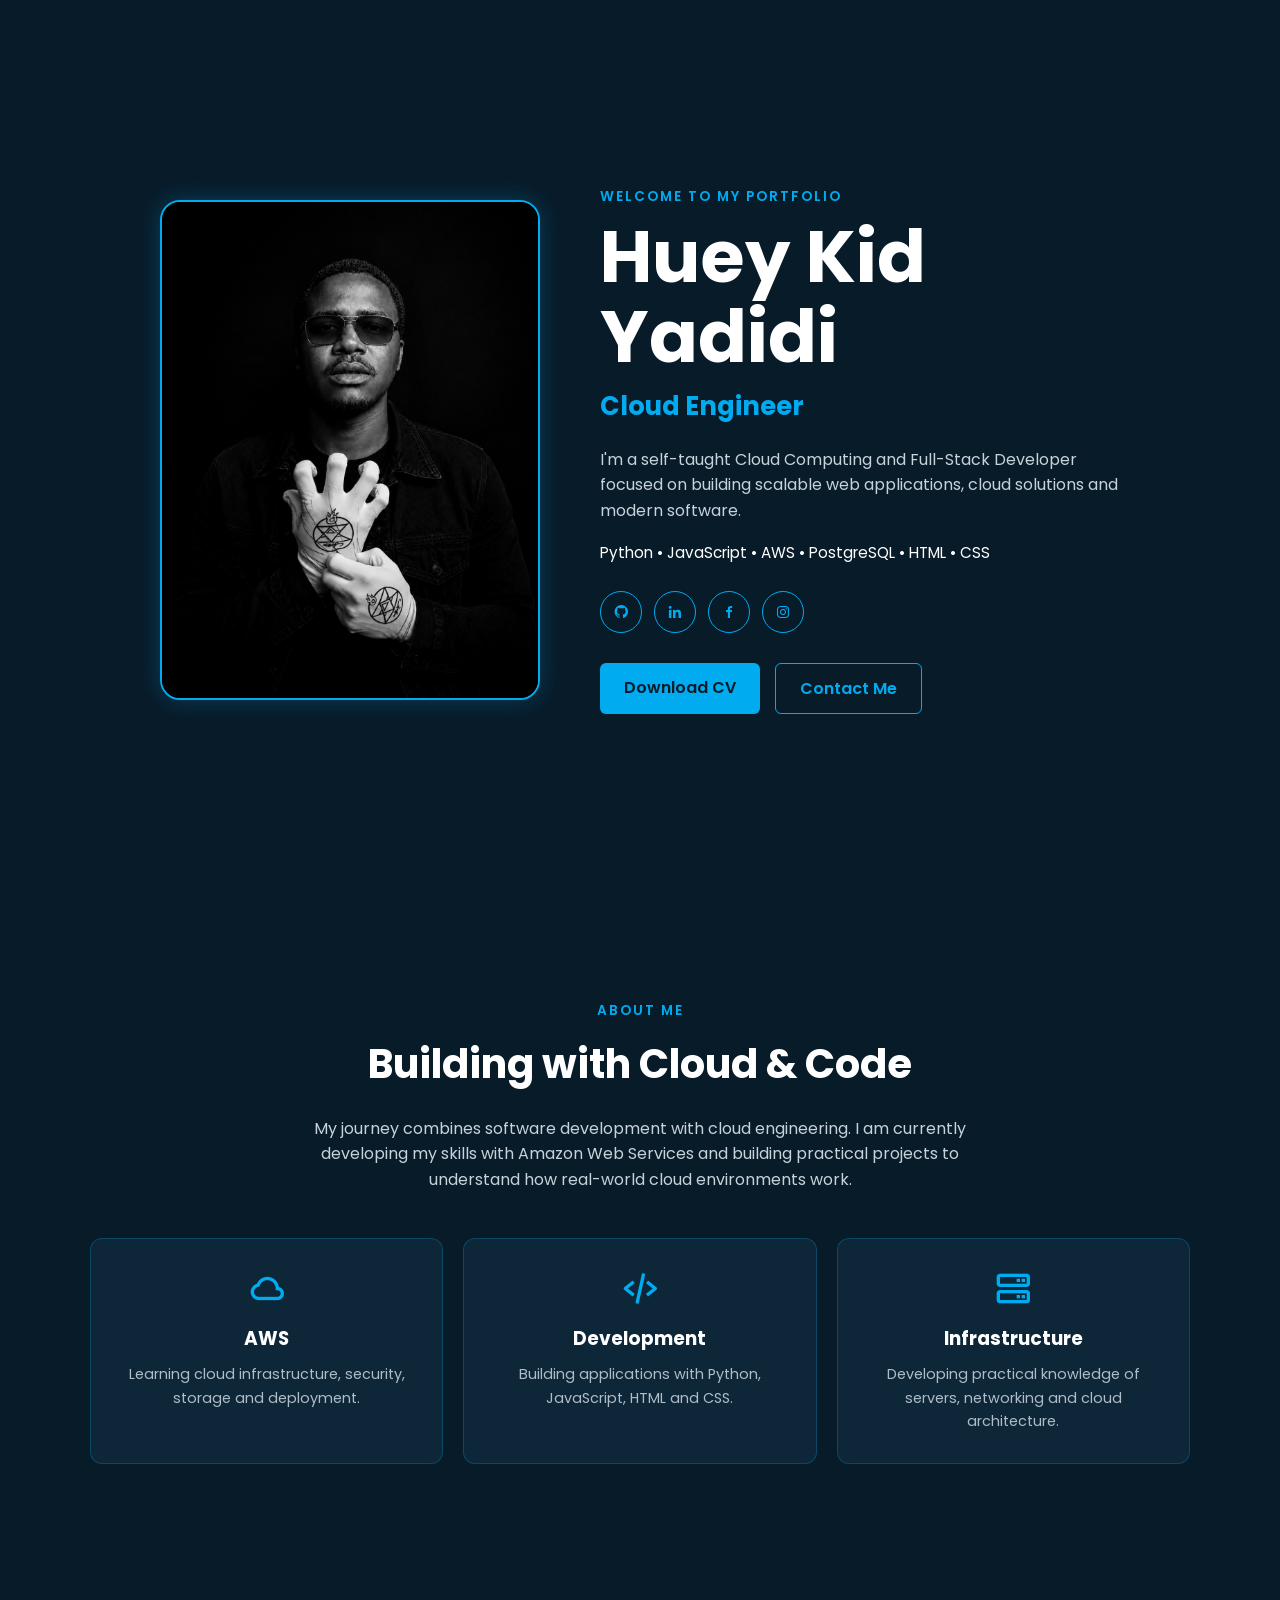
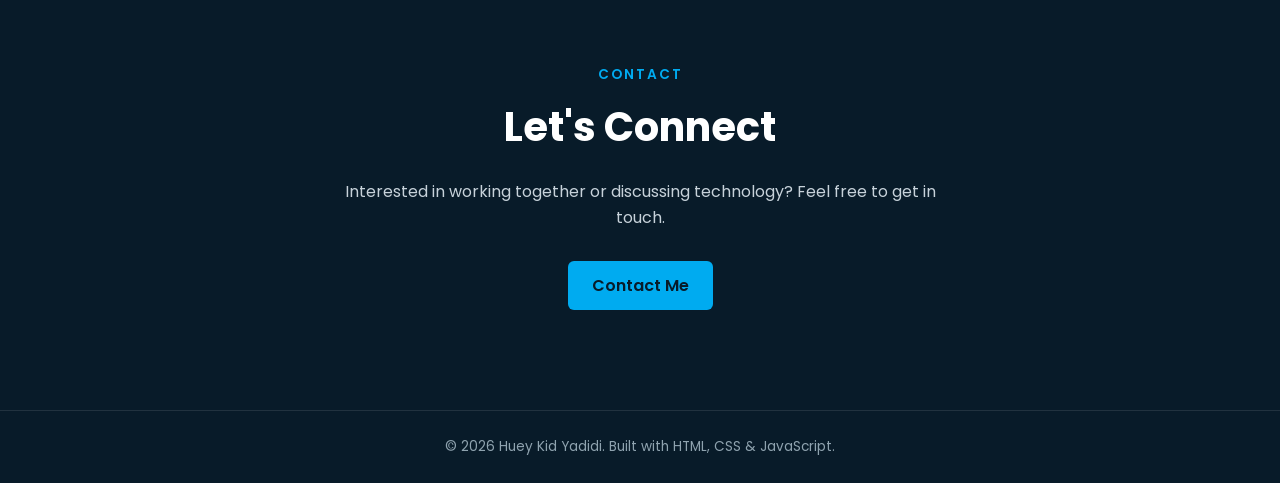
<file: 02 - S3-Static-Website/website/index.html>
<!DOCTYPE html>
<html lang="en">

<head>
    <meta charset="UTF-8">
    <meta name="viewport" content="width=device-width, initial-scale=1.0">

    <title>Huey Kid Yadidi | Cloud Engineer</title>

    <link rel="stylesheet" href="style.css">

    <!-- Boxicons -->
    <link
        href="https://unpkg.com/boxicons@2.1.4/css/boxicons.min.css"
        rel="stylesheet">
</head>

<body>

    <main class="portfolio">

        <!-- Profile -->
        <section class="profile">

            <div class="image-container">
                <img src="Image-1.png" alt="Huey Kid Yadidi">
            </div>

            <div class="profile-content">

                <p class="welcome">WELCOME TO MY PORTFOLIO</p>

                <h1>Huey Kid Yadidi</h1>

                <h2>Cloud Engineer</h2>

                <p class="description">
                    I'm a self-taught Cloud Computing and Full-Stack Developer
                    focused on building scalable web applications, cloud
                    solutions and modern software.
                </p>

                <p class="skills">
                    Python • JavaScript • AWS • PostgreSQL • HTML • CSS
                </p>

                <div class="social-media">

                    <a href="#" aria-label="GitHub">
                        <i class='bx bxl-github'></i>
                    </a>

                    <a href="#" aria-label="LinkedIn">
                        <i class='bx bxl-linkedin'></i>
                    </a>

                    <a href="#" aria-label="Facebook">
                        <i class='bx bxl-facebook'></i>
                    </a>

                    <a href="#" aria-label="Instagram">
                        <i class='bx bxl-instagram'></i>
                    </a>

                </div>

                <div class="buttons">

                    <a href="#" class="btn">
                        Download CV
                    </a>

                    <a href="#contact" class="btn secondary">
                        Contact Me
                    </a>

                </div>

            </div>

        </section>


        <!-- About -->
        <section class="about">

            <p class="section-label">ABOUT ME</p>

            <h2>Building with Cloud & Code</h2>

            <p>
                My journey combines software development with cloud
                engineering. I am currently developing my skills with
                Amazon Web Services and building practical projects
                to understand how real-world cloud environments work.
            </p>

            <div class="cards">

                <div class="card">
                    <i class='bx bx-cloud'></i>
                    <h3>AWS</h3>
                    <p>
                        Learning cloud infrastructure, security,
                        storage and deployment.
                    </p>
                </div>

                <div class="card">
                    <i class='bx bx-code-alt'></i>
                    <h3>Development</h3>
                    <p>
                        Building applications with Python,
                        JavaScript, HTML and CSS.
                    </p>
                </div>

                <div class="card">
                    <i class='bx bx-server'></i>
                    <h3>Infrastructure</h3>
                    <p>
                        Developing practical knowledge of
                        servers, networking and cloud architecture.
                    </p>
                </div>

            </div>

        </section>


        <!-- Contact -->
        <section class="contact" id="contact">

            <p class="section-label">CONTACT</p>

            <h2>Let's Connect</h2>

            <p>
                Interested in working together or discussing technology?
                Feel free to get in touch.
            </p>

            <a href="mailto:your-email@example.com" class="btn">
                Contact Me
            </a>

        </section>

    </main>


    <footer>
        <p>
            © <span id="year"></span> Huey Kid Yadidi.
            Built with HTML, CSS & JavaScript.
        </p>
    </footer>


    <script src="script.js"></script>

</body>

</html>
</file>
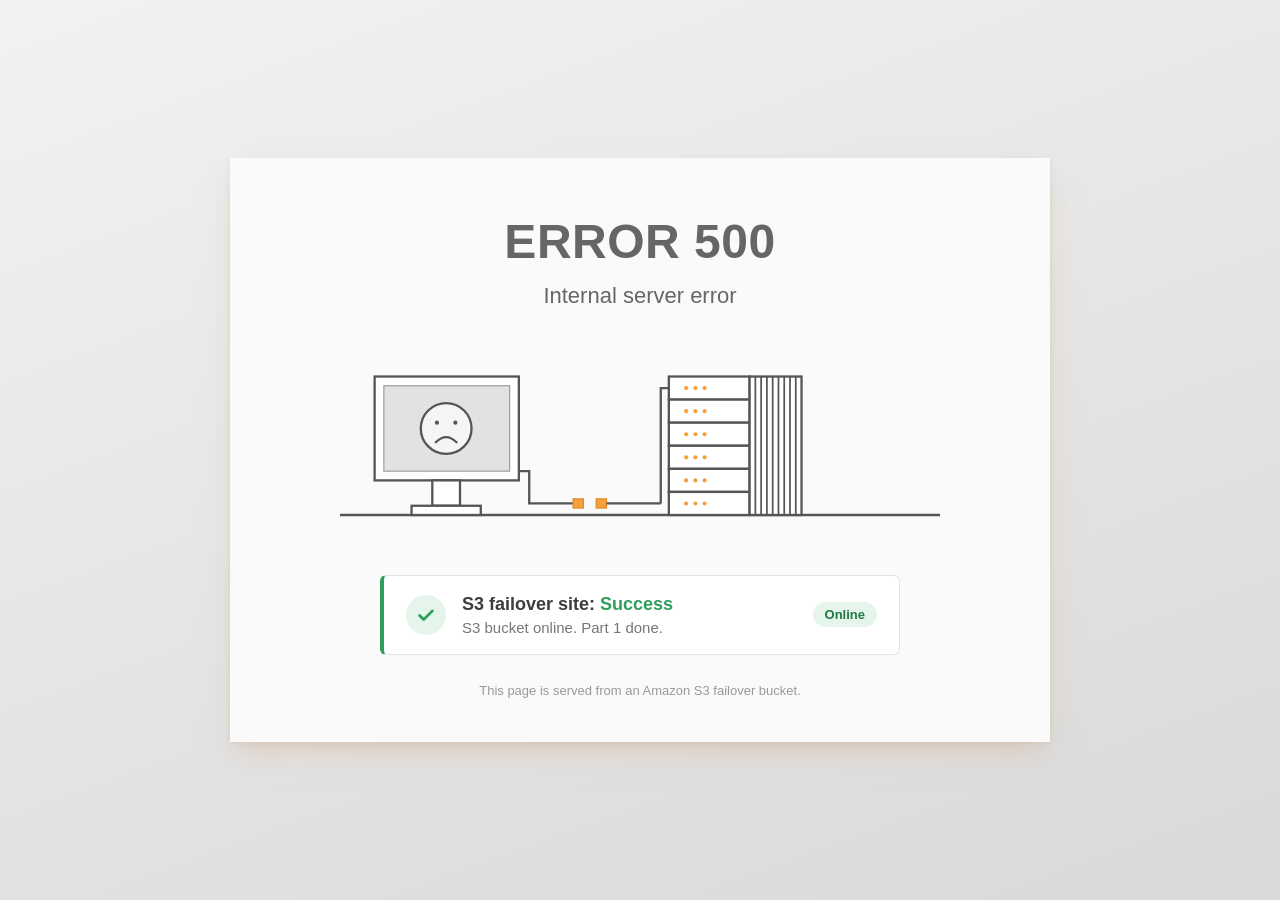
<file: 09 - Route 53/s3-backup-site/index.html>
<!DOCTYPE html>
<html lang="en">
<head>
<meta charset="utf-8">
<meta name="viewport" content="width=device-width, initial-scale=1">
<title>Error 500 – Internal server error</title>
<style>
  *{box-sizing:border-box}
  html,body{height:100%;margin:0}
  body{
    display:flex;align-items:center;justify-content:center;padding:24px;
    background:linear-gradient(160deg,#f2f2f2,#d9d9d9);
    font-family:"Helvetica Neue",Helvetica,Arial,sans-serif;color:#666;
  }
  .card{
    width:100%;max-width:820px;background:#fafafa;padding:56px 32px 44px;text-align:center;
    box-shadow:0 14px 28px -8px rgba(214,176,140,.55),0 2px 6px rgba(0,0,0,.06);
  }
  h1{margin:0;font-size:clamp(36px,7vw,48px);font-weight:700;letter-spacing:.5px;color:#666}
  p{margin:14px 0 0;font-size:clamp(18px,3vw,22px);color:#666}
  svg{display:block;width:100%;max-width:600px;height:auto;margin:56px auto 0}
  .l{fill:#fff;stroke:#555;stroke-width:2}
  .o{fill:#f5a03c;stroke:#e08a20;stroke-width:1}
  .d{fill:#f5a03c}
  .status{
    display:flex;align-items:center;gap:16px;text-align:left;
    max-width:520px;margin:48px auto 0;padding:18px 22px;
    background:#fff;border:1px solid #e3e3e3;border-left:4px solid #2e9e5b;border-radius:6px;
  }
  .status .tick{flex:none;width:40px;height:40px;border-radius:50%;background:#e6f5ec;display:grid;place-items:center}
  .status .tick svg{width:22px;height:22px;margin:0}
  .status h2{margin:0;font-size:18px;font-weight:700;color:#3d3d3d}
  .status h2 span{color:#2e9e5b}
  .status p{margin:4px 0 0;font-size:15px;color:#777}
  .badge{
    margin-left:auto;flex:none;font-size:13px;font-weight:700;color:#1f7a44;
    background:#e6f5ec;padding:5px 12px;border-radius:999px;white-space:nowrap;
  }
  footer{margin-top:28px;font-size:13px;color:#999}
  @media (max-width:560px){
    .card{padding:40px 18px 32px}
    .status{flex-wrap:wrap}
    .badge{margin-left:56px}
  }
</style>
</head>
<body>
<main class="card">
  <h1>ERROR 500</h1>
  <p>Internal server error</p>
  <svg viewBox="60 20 520 140" role="img" aria-label="A monitor with a sad face, unplugged from a server rack">
    <line x1="20" y1="150" x2="620" y2="150" stroke="#555" stroke-width="2"/>
    <!-- monitor -->
    <rect class="l" x="90" y="30" width="125" height="90"/>
    <rect x="98" y="38" width="109" height="74" fill="#e2e2e2" stroke="#999"/>
    <circle cx="152" cy="75" r="22" fill="#f5f5f5" stroke="#555" stroke-width="2"/>
    <circle cx="144" cy="70" r="1.8" fill="#555"/><circle cx="160" cy="70" r="1.8" fill="#555"/>
    <path d="M143 87Q152 78 161 87" fill="none" stroke="#555" stroke-width="2" stroke-linecap="round"/>
    <rect class="l" x="140" y="120" width="24" height="22"/>
    <rect class="l" x="122" y="142" width="60" height="8"/>
    <!-- cable, unplugged -->
    <path d="M215 112H224V140H262" fill="none" stroke="#555" stroke-width="2"/>
    <rect class="o" x="262" y="136" width="9" height="8"/>
    <rect class="o" x="282" y="136" width="9" height="8"/>
    <path d="M291 140H338" fill="none" stroke="#555" stroke-width="2"/>
    <!-- server rack -->
    <path d="M338 140V40H345" fill="none" stroke="#555" stroke-width="2"/>
    <g id="units">
      <rect class="l" x="345" y="30" width="70" height="20"/>
      <rect class="l" x="345" y="50" width="70" height="20"/>
      <rect class="l" x="345" y="70" width="70" height="20"/>
      <rect class="l" x="345" y="90" width="70" height="20"/>
      <rect class="l" x="345" y="110" width="70" height="20"/>
      <rect class="l" x="345" y="130" width="70" height="20"/>
    </g>
    <g class="d">
      <circle cx="360" cy="40" r="1.8"/><circle cx="368" cy="40" r="1.8"/><circle cx="376" cy="40" r="1.8"/>
      <circle cx="360" cy="60" r="1.8"/><circle cx="368" cy="60" r="1.8"/><circle cx="376" cy="60" r="1.8"/>
      <circle cx="360" cy="80" r="1.8"/><circle cx="368" cy="80" r="1.8"/><circle cx="376" cy="80" r="1.8"/>
      <circle cx="360" cy="100" r="1.8"/><circle cx="368" cy="100" r="1.8"/><circle cx="376" cy="100" r="1.8"/>
      <circle cx="360" cy="120" r="1.8"/><circle cx="368" cy="120" r="1.8"/><circle cx="376" cy="120" r="1.8"/>
      <circle cx="360" cy="140" r="1.8"/><circle cx="368" cy="140" r="1.8"/><circle cx="376" cy="140" r="1.8"/>
    </g>
    <rect x="415" y="30" width="45" height="120" fill="#fff" stroke="#555" stroke-width="2"/>
    <path stroke="#555" stroke-width="1.5" d="M420 30v120M425 30v120M430 30v120M435 30v120M440 30v120M445 30v120M450 30v120M455 30v120"/>
  </svg>

  <section class="status" aria-live="polite">
    <div class="tick">
      <svg viewBox="0 0 24 24" fill="none" stroke="#2e9e5b" stroke-width="3" stroke-linecap="round" stroke-linejoin="round" aria-hidden="true"><path d="M5 12.5l4.5 4.5L19 7.5"/></svg>
    </div>
    <div>
      <h2>S3 failover site: <span>Success</span></h2>
      <p>S3 bucket online. Part 1 done.</p>
    </div>
    <div class="badge">Online</div>
  </section>

  <footer>This page is served from an Amazon S3 failover bucket.</footer>
</main>
</body>
</html>
</file>
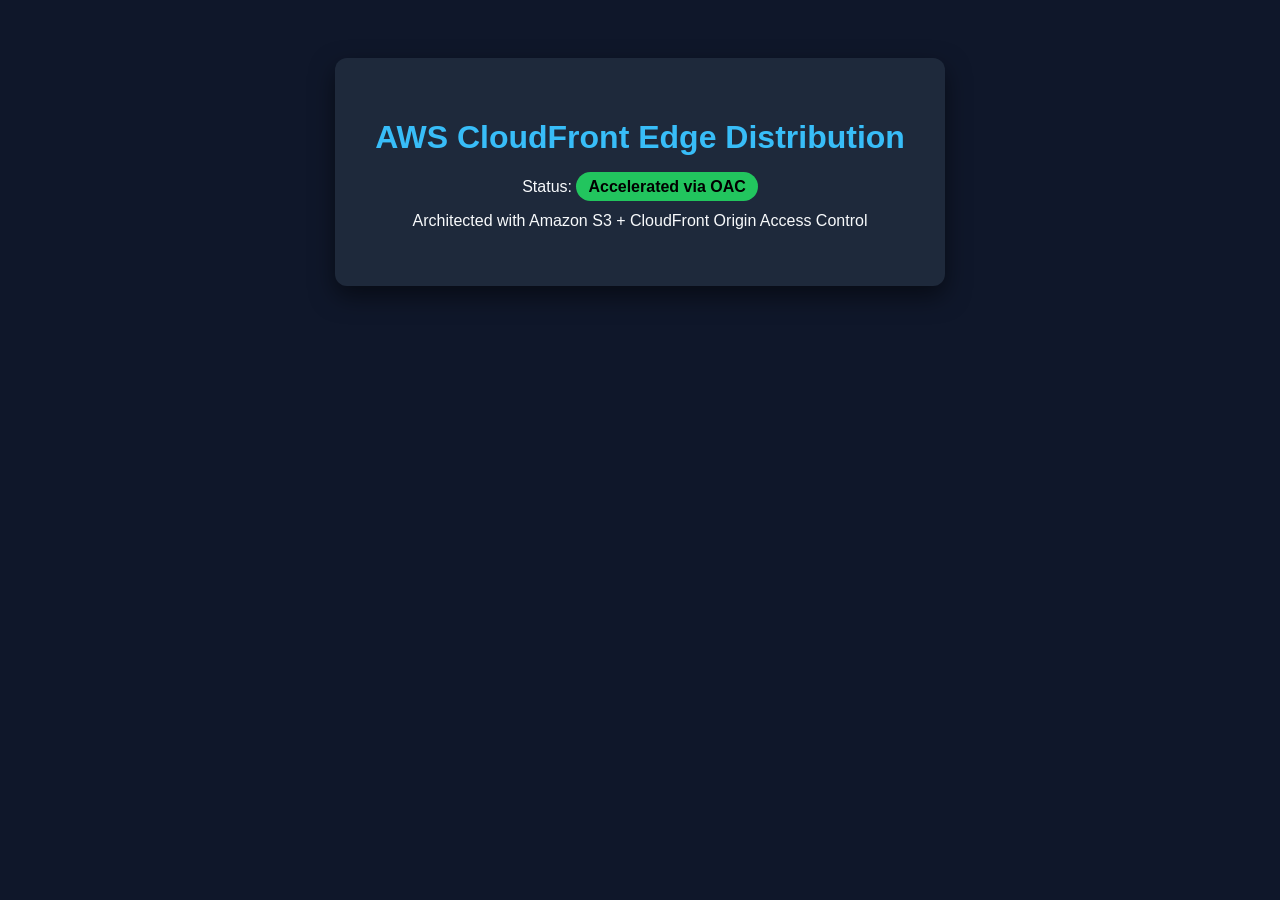
<file: 17-CloudFront/website/index.html>
<!DOCTYPE html>
<html lang="en">
<head>
    <meta charset="UTF-8">
    <title>AWS CloudFront CDN Portfolio Project</title>
    <style>
        body { font-family: Arial, sans-serif; background-color: #0f172a; color: #f8fafc; text-align: center; padding-top: 50px; }
        .card { background-color: #1e293b; display: inline-block; padding: 40px; border-radius: 12px; box-shadow: 0 10px 25px rgba(0,0,0,0.5); }
        h1 { color: #38bdf8; }
        .badge { background-color: #22c55e; color: #000; padding: 6px 12px; border-radius: 20px; font-weight: bold; }
    </style>
</head>
<body>
    <div class="card">
        <h1>AWS CloudFront Edge Distribution</h1>
        <p>Status: <span class="badge">Accelerated via OAC</span></p>
        <p>Architected with Amazon S3 + CloudFront Origin Access Control</p>
    </div>
</body>
</html>
</file>
<file: 02 - S3-Static-Website/website/style.css>
@import url("https://fonts.googleapis.com/css2?family=Poppins:wght@300;400;500;600;700&display=swap");


/* =========================
   RESET
========================= */

* {
    margin: 0;
    padding: 0;
    box-sizing: border-box;
}

html {
    scroll-behavior: smooth;
}

body {
    font-family: "Poppins", sans-serif;
    background: #081b29;
    color: #ffffff;
    line-height: 1.6;
}

a {
    text-decoration: none;
    color: inherit;
}


/* =========================
   MAIN
========================= */

.portfolio {
    width: min(1100px, 90%);
    margin: auto;
}


/* =========================
   PROFILE
========================= */

.profile {
    min-height: 100vh;

    display: flex;
    align-items: center;
    justify-content: center;

    gap: 60px;
    padding: 70px 0;
}


/* Image */

.image-container {
    width: 380px;
    height: 500px;

    overflow: hidden;

    border-radius: 20px;

    border: 2px solid #00abf0;

    box-shadow:
        0 0 25px rgba(0, 171, 240, 0.25);
}

.image-container img {
    width: 100%;
    height: 100%;

    object-fit: cover;

    display: block;
}


/* Profile text */

.profile-content {
    max-width: 520px;
}

.welcome,
.section-label {
    color: #00abf0;

    font-size: 0.85rem;
    font-weight: 600;

    letter-spacing: 2px;

    margin-bottom: 10px;
}

.profile-content h1 {
    font-size: clamp(2.5rem, 6vw, 4.5rem);

    line-height: 1.1;

    margin-bottom: 10px;
}

.profile-content h2 {
    color: #00abf0;

    font-size: 1.6rem;

    margin-bottom: 20px;
}

.description {
    color: #c7d2da;

    margin-bottom: 18px;
}

.skills {
    color: #ffffff;

    font-size: 0.95rem;

    margin-bottom: 25px;
}


/* =========================
   SOCIAL MEDIA
========================= */

.social-media {
    display: flex;
    gap: 12px;

    margin-bottom: 30px;
}

.social-media a {
    width: 42px;
    height: 42px;

    display: flex;
    align-items: center;
    justify-content: center;

    border: 1px solid #00abf0;

    border-radius: 50%;

    color: #00abf0;

    transition: 0.3s;
}

.social-media a:hover {
    background: #00abf0;

    color: #081b29;

    transform: translateY(-4px);
}


/* =========================
   BUTTONS
========================= */

.buttons {
    display: flex;
    gap: 15px;

    flex-wrap: wrap;
}

.btn {
    display: inline-block;

    padding: 12px 24px;

    background: #00abf0;

    color: #081b29;

    border-radius: 6px;

    font-weight: 600;

    transition: 0.3s;
}

.btn:hover {
    transform: translateY(-3px);

    box-shadow:
        0 8px 20px rgba(0, 171, 240, 0.25);
}

.btn.secondary {
    background: transparent;

    color: #00abf0;

    border: 1px solid #00abf0;
}


/* =========================
   ABOUT
========================= */

.about {
    padding: 100px 0;

    text-align: center;
}

.about h2,
.contact h2 {
    font-size: 2.5rem;

    margin-bottom: 20px;
}

.about > p:not(.section-label) {
    max-width: 700px;

    margin: 0 auto 45px;

    color: #c7d2da;
}


/* Cards */

.cards {
    display: grid;

    grid-template-columns:
        repeat(3, 1fr);

    gap: 20px;
}

.card {
    padding: 30px 20px;

    background: #0d2638;

    border: 1px solid rgba(0, 171, 240, 0.25);

    border-radius: 12px;

    transition: 0.3s;
}

.card:hover {
    transform: translateY(-8px);

    border-color: #00abf0;
}

.card i {
    font-size: 2.5rem;

    color: #00abf0;

    margin-bottom: 15px;
}

.card h3 {
    margin-bottom: 10px;
}

.card p {
    color: #aebdc7;

    font-size: 0.9rem;
}


/* =========================
   CONTACT
========================= */

.contact {
    padding: 100px 0;

    text-align: center;
}

.contact > p:not(.section-label) {
    max-width: 600px;

    margin: 0 auto 30px;

    color: #c7d2da;
}


/* =========================
   FOOTER
========================= */

footer {
    text-align: center;

    padding: 25px;

    border-top: 1px solid rgba(255, 255, 255, 0.1);

    color: #8fa3af;

    font-size: 0.85rem;
}


/* =========================
   RESPONSIVE
========================= */

@media (max-width: 850px) {

    .profile {
        flex-direction: column;

        text-align: center;

        padding-top: 50px;
    }

    .image-container {
        width: min(350px, 90vw);

        height: 430px;
    }

    .social-media {
        justify-content: center;
    }

    .buttons {
        justify-content: center;
    }

    .cards {
        grid-template-columns: 1fr;
    }

}

@media (max-width: 500px) {

    .portfolio {
        width: 92%;
    }

    .profile-content h1 {
        font-size: 2.5rem;
    }

    .about h2,
    .contact h2 {
        font-size: 2rem;
    }

    .image-container {
        height: 380px;
    }

}

/* =========================
   SCROLL ANIMATION
========================= */

.hidden {
    opacity: 0;
    transform: translateY(30px);

    transition:
        opacity 0.8s ease,
        transform 0.8s ease;
}

.show {
    opacity: 1;
    transform: translateY(0);
}

/* =========================
   ERROR PAGE
========================= */

.error-page {
    min-height: 100vh;

    display: flex;
    flex-direction: column;

    align-items: center;
    justify-content: center;

    text-align: center;

    padding: 30px;
}

.error-icon {
    font-size: 5rem;

    color: #00abf0;

    margin-bottom: 20px;
}

.error-page h1 {
    font-size: clamp(2.5rem, 6vw, 4rem);

    margin-bottom: 15px;
}

.error-page p:not(.section-label) {
    max-width: 500px;

    color: #c7d2da;

    margin-bottom: 30px;
}

.error-page .btn {
    display: flex;

    align-items: center;

    gap: 8px;
}
</file>
